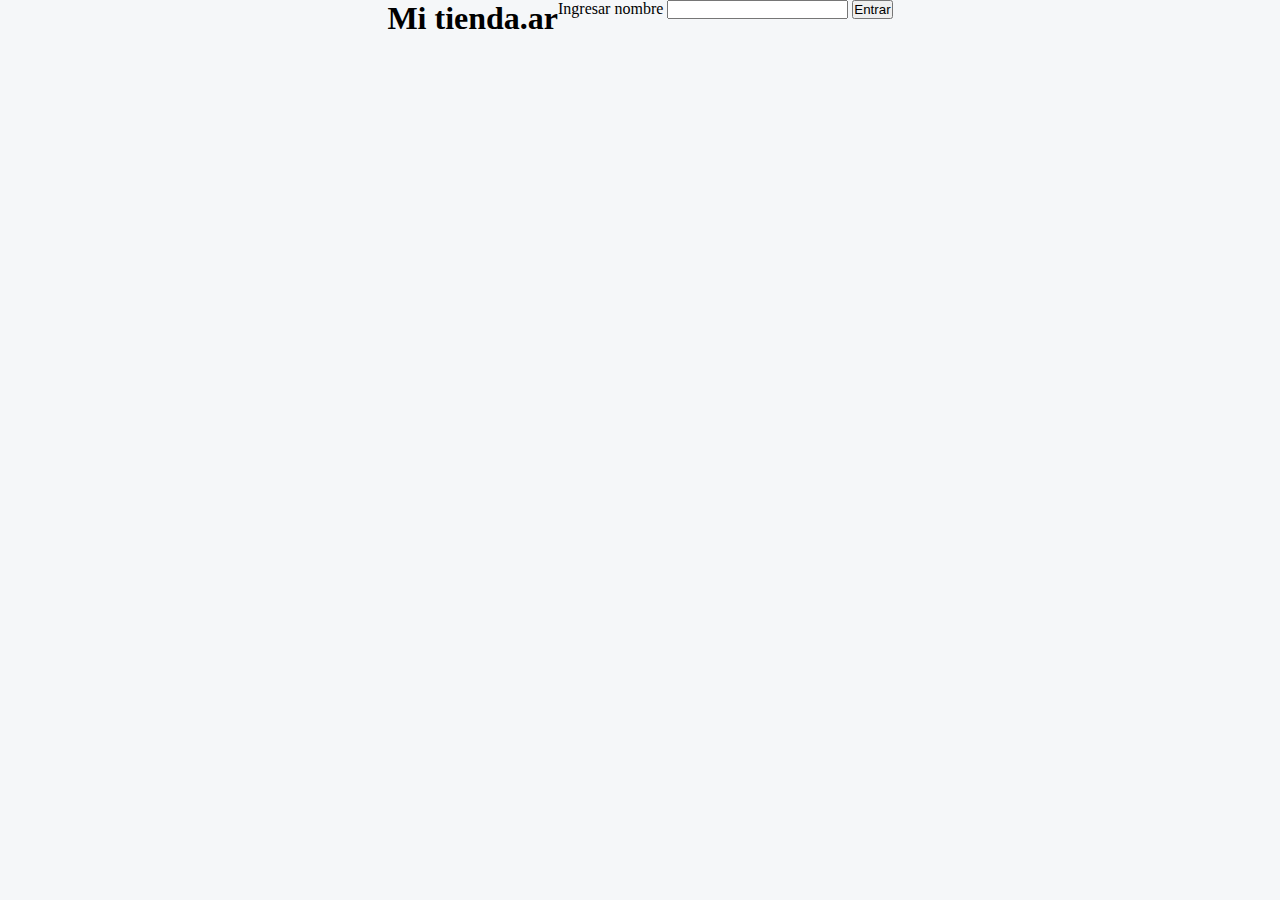
<file: index.html>
<!DOCTYPE html>
<html lang="es">

<head>
    <meta charset="UTF-8">
    <meta name="viewport" content="width=device-width, initial-scale=1.0">
    <link rel="stylesheet" href="css/main.css">
    <title>Inicio</title>
</head>

<body>
    <main>
        <h1 id="titulo">Mi tienda.ar</h1>
        <div class=" inicio_usuario">
            <label for="id-usuario">Ingresar nombre</label>
            <input type="text" id="id-usuario">
            <button id="boton-enviar">Entrar</button>
        </div>
    </main>
</body>

</html>
</file>
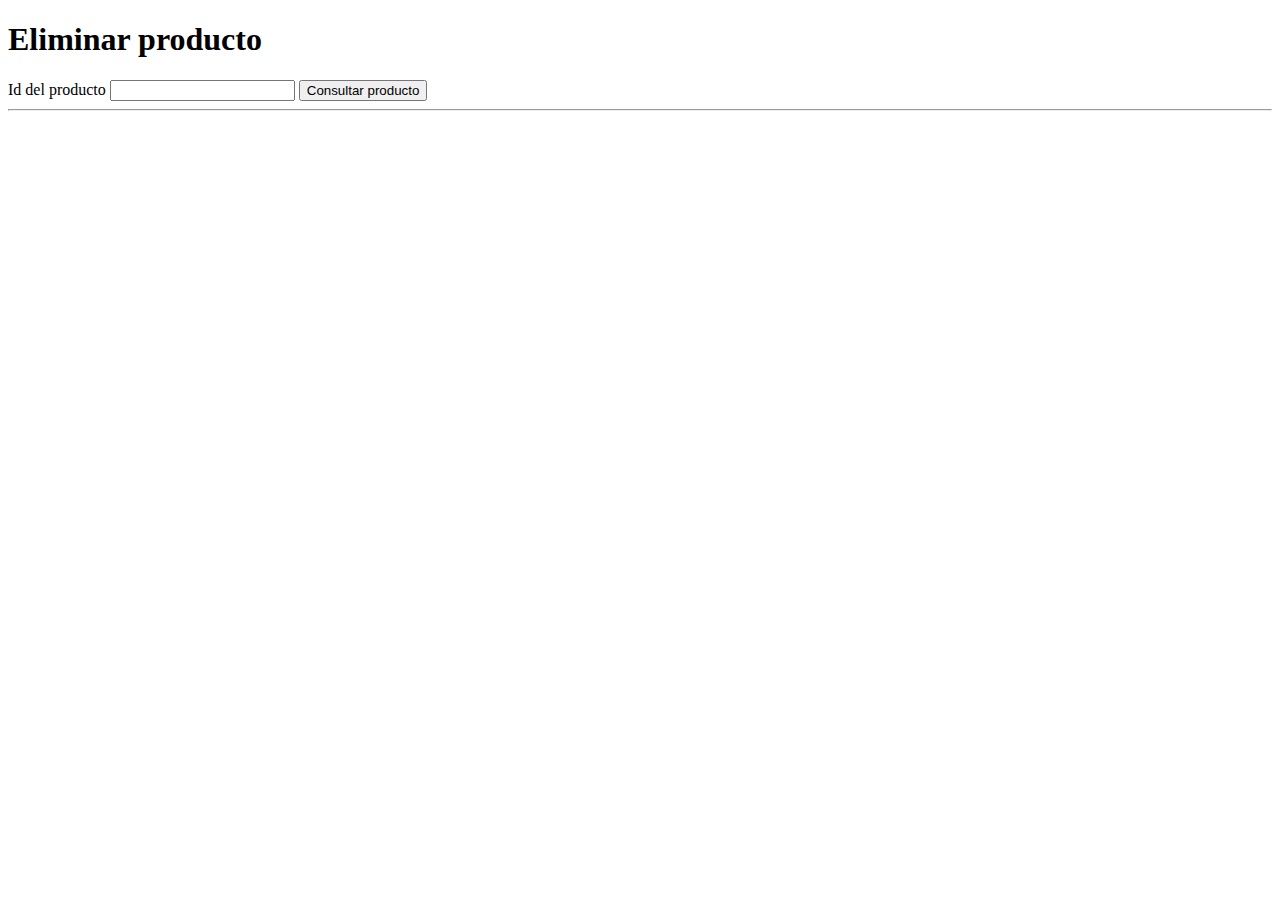
<file: consultar.html>
<!DOCTYPE html>
<html lang="en">
<head>
    <meta charset="UTF-8">
    <meta name="viewport" content="width=device-width, initial-scale=1.0">
    <title>Consultar producto ID-</title>
</head>
<body>
    <main>
        <h1>Eliminar producto</h1>

        <form id="getProduct-form">
            <label for="idProd">Id del producto</label>
            <input type="number" name="idProd" id="idProd" required>
            <input type="submit" value="Consultar producto">
        </form>
        <hr>
        <section id="products-container">
            <ul id="products-list"></ul>
        </section>
    </main>

    <script>
        let productList = document.getElementById("products-list");
        let getProductForm = document.getElementById("getProduct-form");
        let url = "http://localhost:3000";

        getProductForm.addEventListener("submit", async (event)=> {
            event.preventDefault();

            let formData = new FormData(event.target);
            let data = Object.fromEntries(formData.entries());
            let idProd = data.idProd; //Ahora q mi form es objeto puedo guardar el id en una variable
            console.log(idProd);
            
            console.log(`Haciendo una peticion GET a la url ${url}/productos/${idProd}`);

            let response = await fetch(`${url}/productos/${idProd}/`);
            let datos = await response.json();

            if (response.ok){

            let product = datos.payload[0] //Para extraer la respuesta payload
            showProduct(product);
            
            } else {
            console.log(datos.message);
            showError(datos.message)
        }
    });
        
         function showProduct(product){
            let htmlProduct = `
                <li class="li-product">
                    <img class="product-img" src ${product.img}>
                    <p>Id : ${product.id} | Nombre: ${product.nombre} | Precio: ${product.precio}</p>
            `;
            productList.innerHTML = htmlProduct; 
        }

        function showError(message){
            productList.innerHTML = `
                <li class="message-error">
                    <strong>${message}</strong>
                </li>
            `;
        }
    </script>
</body>
</html>
</file>
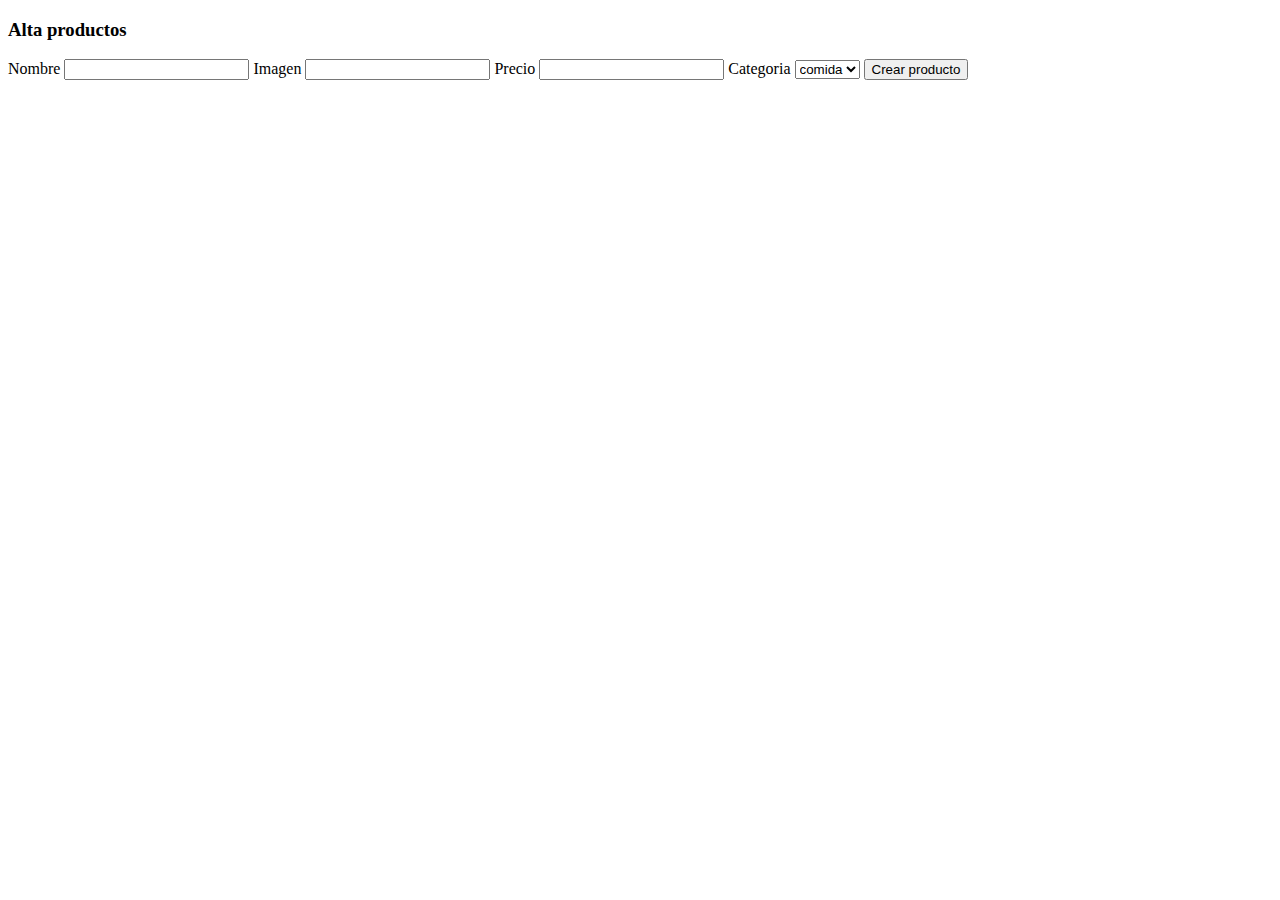
<file: crear.html>
<!DOCTYPE html>
<html lang="en">
<head>
    <meta charset="UTF-8">
    <meta name="viewport" content="width=device-width, initial-scale=1.0">
    <title>Crear</title>
</head>
<body>
    <div id="products-container" class="form-container">
        <h3>Alta productos</h3>

        <!-- Formulario para crear productos y enviarlos a /api/products -->
        <form id="altaProducts-container" class="form-alta">
    
            <label for="nameProd">Nombre</label>
            <input type="text" name="name" id="nameProd" required>
    
            <label for="imageProd">Imagen</label>
            <input type="text" name="image" id="imageProd" required>
    
            <label for="priceProd">Precio</label>
            <input type="number" name="price" id="priceProd" required>
    
            <label for="categoryProd">Categoria</label>
            <select name="category" id="categoryProd" required>
                <option value="food">comida</option>
                <option value="drink">bebida</option>
            </select>
    
            <input type="submit" value="Crear producto">
        </form>
    </div>
    <script>

        let altaProducts_container = document.getElementById("altaProducts-container")
        let url = "http://localhost:3000"

        altaProducts_container.addEventListener("submit",async(event)=>{
            event.preventDefault(); //Evita el envio por defecto del formulario
            console.log(event.target);

            let formData = new FormData(event.target);
             console.log(formData);

            //Transformo la info del objeto FormData en objeto JS nomral
            let data = Object.fromEntries(formData.entries());

            try {
                let response = await fetch(`${url}/productos`,{
                    method: "POST",
                    headers: {
                        "Content-Type":"application/json",
                    },
                    body: JSON.stringify(data)
                });

                if (response.ok){

                    console.log(response);
                    let result = await response.json();

                    console.log(result.message); //devuelve lo q tengamos en el message dentro de nuestro response en el endpoint
                    alert(result.message);
                };
            } catch (error) {
                console.error("Error al enviar los datos", error);
                alert("Error al procesar la solicitud")
            }
        })
    </script>
</body>
</html>
</file>
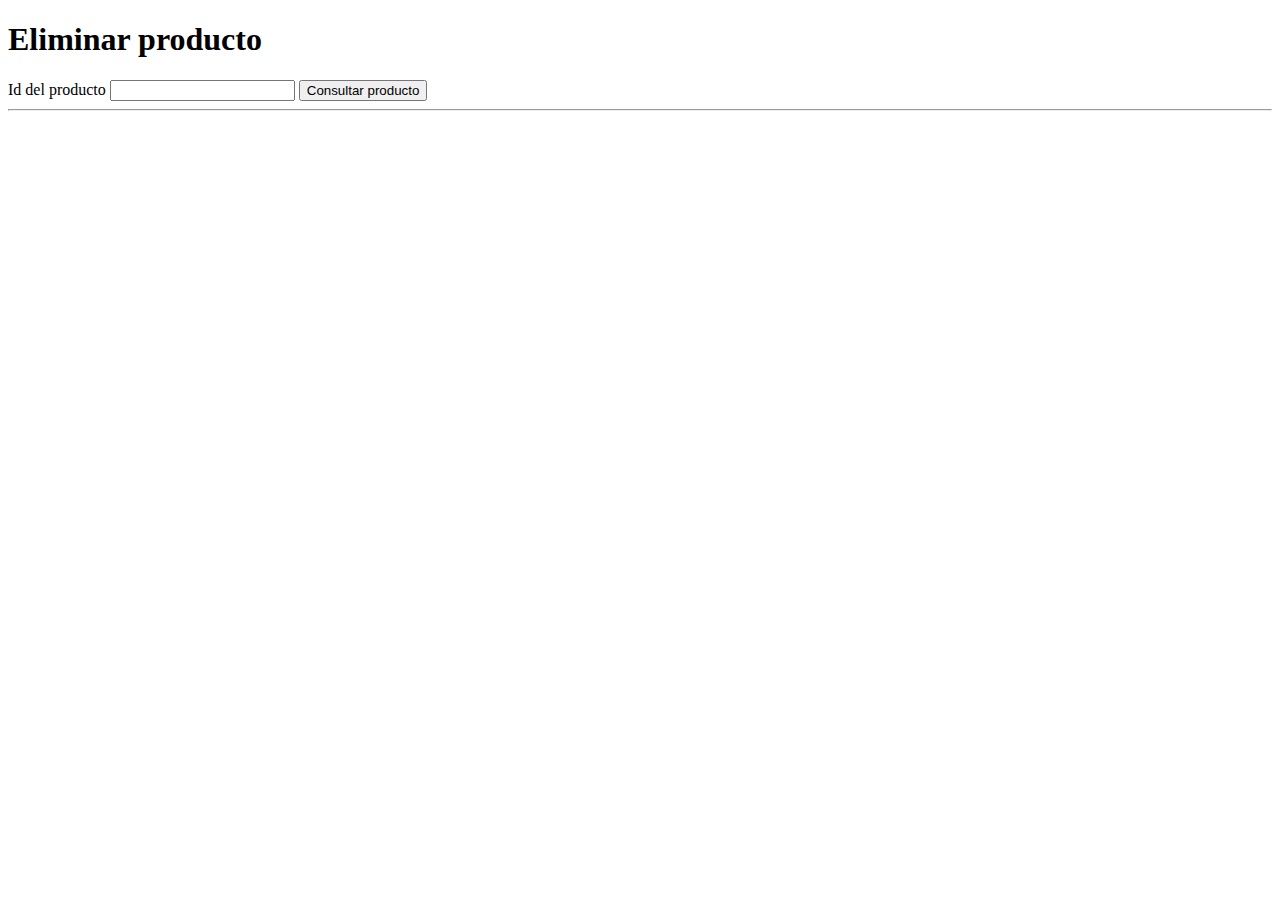
<file: eliminar.html>
<!DOCTYPE html>
<html lang="en">
<head>
    <meta charset="UTF-8">
    <meta name="viewport" content="width=device-width, initial-scale=1.0">
    <title>Eliminar producto</title>
</head>
<body>
    <main>
        <h1>Eliminar producto</h1>

        <form id="getProduct-form">
            <label for="idProd">Id del producto</label>
            <input type="number" name="idProd" id="idProd" required>
            <input type="submit" value="Consultar producto">
        </form>
        <hr>
        <section id="products-container">
            <ul id="products-list"></ul>
        </section>
    </main>

    <script>
        let productList = document.getElementById("products-list");
        let getProductForm = document.getElementById("getProduct-form");
        let url = "http://localhost:3000";

        getProductForm.addEventListener("submit", async (event)=> {
            event.preventDefault();

            let formData = new FormData(event.target);
            let data = Object.fromEntries(formData.entries());
            let idProd = data.idProd; //Ahora q mi form es objeto puedo guardar el id en una variable
            console.log(idProd);
            
            console.log(`Haciendo una peticion GET a la url ${url}/productos/${idProd}`);

            let response = await fetch(`${url}/productos/${idProd}`);
            let datos = await response.json();

            //Para extraer la respuesta payload
            let product = datos.payload[0]

            let htmlProduct = `
                <li class="li-product">
                    <img class="product-img" src ${product.img}>
                    <p>Id : ${product.id} | Nombre: ${product.nombre}</p>
            `;
            productList.innerHTML = htmlProduct;
        })
    </script>
</body>
</html>
</file>
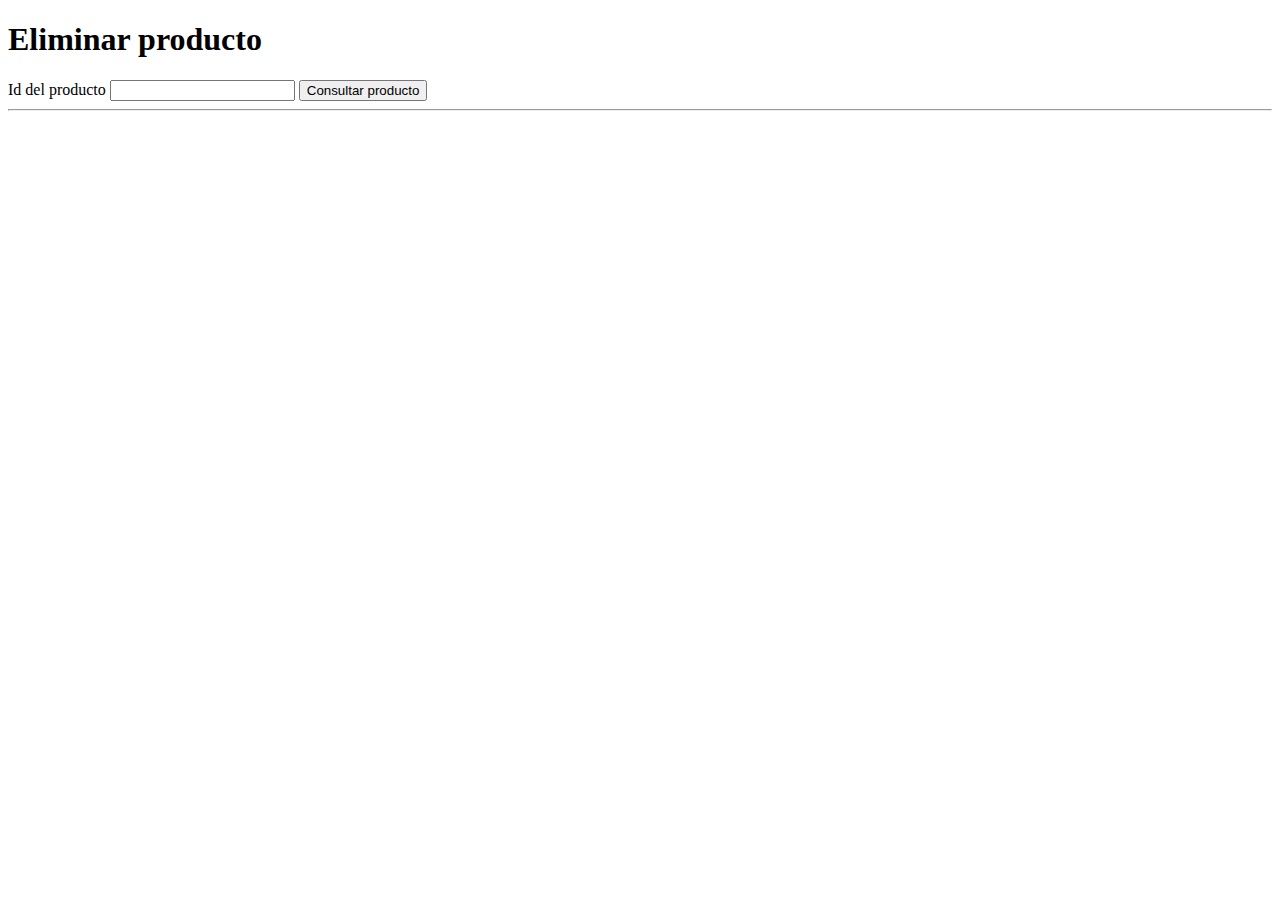
<file: modificar.html>
<!DOCTYPE html>
<html lang="en">

<head>
    <meta charset="UTF-8">
    <meta name="viewport" content="width=device-width, initial-scale=1.0">
    <title>Eliminar producto</title>
</head>

<body>
    <main>
        <h1>Eliminar producto</h1>

        <form id="getProduct-form">
            <label for="idProd">Id del producto</label>
            <input type="number" name="idProd" id="idProd" required>
            <input type="submit" value="Consultar producto">
        </form>
        <hr>
        <section id="products-container">
            <ul id="products-list"></ul>
        </section>
        <section id="updateFormContainer">

        </section>
    </main>


    <script>
        let productList = document.getElementById("products-list");
        let getProductForm = document.getElementById("getProduct-form");
        let url = "http://localhost:3000";
        let updateFormContainer = document.getElementById("updateFormContainer")

        getProductForm.addEventListener("submit", async (event) => {
            event.preventDefault();
            console.log("ESTE ES EL EVENTO",event);
            console.log("Y ESTE EL EVENT.TARGET", event.target);
            let formData = new FormData(event.target);
            let data = Object.fromEntries(formData.entries());
            let idProd = data.idProd; //Ahora q mi form es objeto puedo guardar el id en una variable
            console.log(idProd);

            console.log(`Haciendo una peticion GET a la url ${url}/productos/${idProd}`);

            let response = await fetch(`${url}/productos/${idProd}`);
            let datos = await response.json();
            

            //Para extraer la respuesta payload
            let product = datos.payload[0]

            let htmlProduct = `
                <li class="li-product">
                    <img class="product-img" src="${product.img}">
                    <p>Id : ${product.id} | Nombre: ${product.nombre}</p>
                </li>
                <li class="li-boxButton">
                     <input type="button" value="Actualizar producto" id="updateProduct-button">
                </li>
            `;
            productList.innerHTML = htmlProduct;

            let updateProduct_button = document.getElementById("updateProduct-button");
            
            updateProduct_button.addEventListener("click", event => {
                event.stopPropagation();

                createForm(product);
            })
        });

        async function createForm(product){
            console.table(product)

            let updateProductsFormHTML = `
            <form id="altaProducts-container" class="form-alta">
                
            <input type="hidden" name="id" id="idProd" value="${product.id}">   
            <label for="nameProd">Nombre</label>
            <input type="text" name="nombre" id="nameProd" value="${product.nombre}" required>
    
            <label for="imageProd">Imagen</label>
            <input type="text" name="img" id="imageProd" value="${product.img}" required>
    
            <label for="priceProd">Precio</label>
            <input type="number" name="precio" id="priceProd" value="${product.precio}" required>
    
            <label for="categoryProd">Categoria</label>
            <select name="categoria" id="categoryProd" required>
                <option value="suplemento">Suplemento</option>
                <option value="ropa_deportiva">Ropa deportiva</option>
            </select>
 
            <input type="hidden" name="activo" id="activoProd" value="${product.activo}">   

            <input type="submit" value="Crear producto">
        </form>
        `;
        updateFormContainer.innerHTML = updateProductsFormHTML;

        let updateProducts_form = document.getElementById("altaProducts-container");
        updateProducts_form.addEventListener("submit", event => {
            updateProduct(event);
        });

        }
        
        async function updateProduct(event) {
            event.preventDefault();
            event.stopPropagation();

            console.log("Preparando datos del form para el PUT")
            
            let formData = new FormData(event.target);
            let data = Object.fromEntries(formData.entries());
            console.log(data);

            try {
                let response = await fetch(`${url}/productos`,{
                    method: "PUT",
                    headers: {
                        "Content-Type": "application/json" 
                    },
                    body: JSON.stringify(data)
                });
                let result = await response.json();
                console.log(result);

                if(response.ok){
                    console.log(result.message);
                    alert(result.message);
                } else{
                    //HACER
                    console.log(result.message);
                    alert(result.message);
                }
            } catch (error) {
                
            }
        }
    </script>
</body>

</html>
</file>
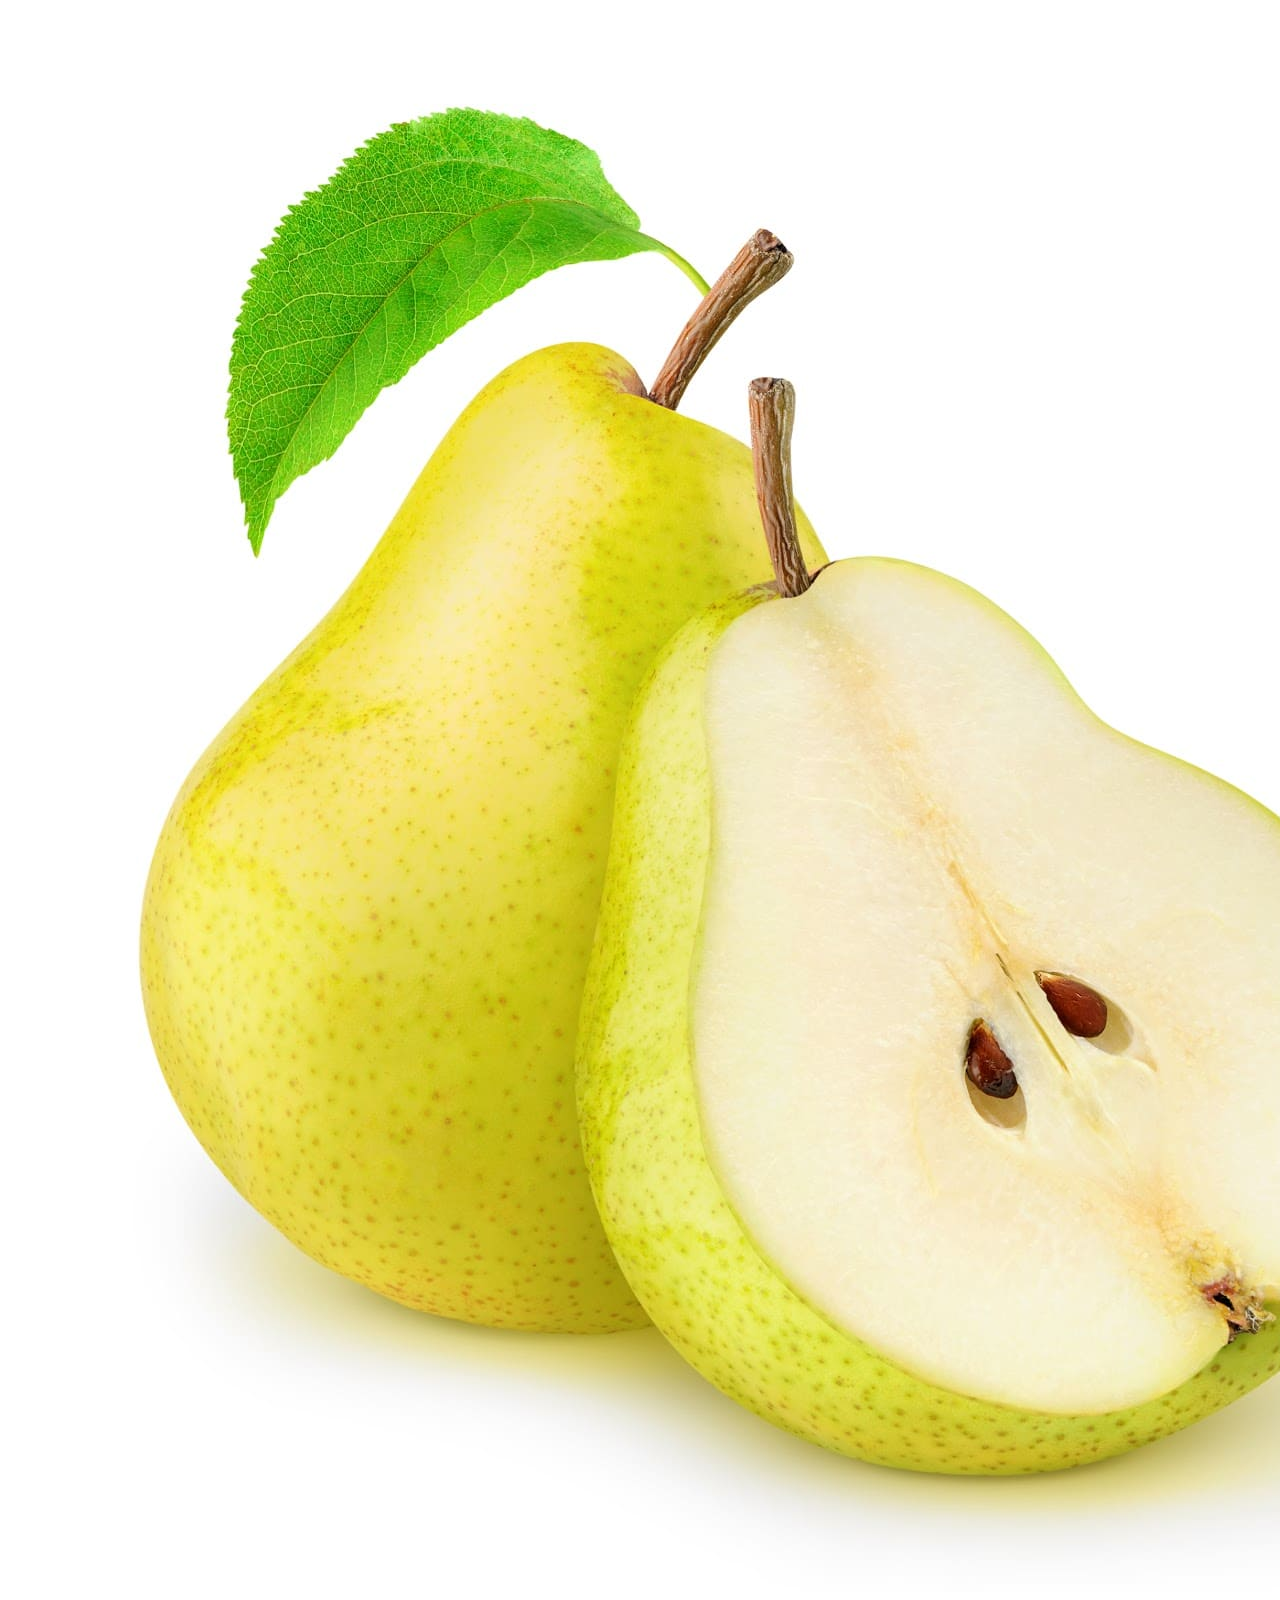
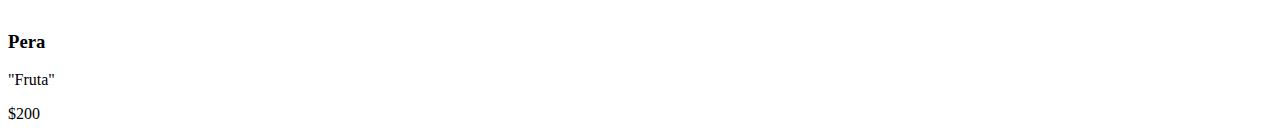
<file: test.html>
<!DOCTYPE html>
<html lang="es">

<head>
    <meta charset="UTF-8">
    <meta name="viewport" content="width=device-width, initial-scale=1.0">
    <title>TEST</title>
</head>

<body>
    <section>

        <div class="slide-container">
            <div class="slide-content">
                <div class="card-wrapper">
                    <div class="product-card carousel__slide">
                        <div class="card-image">
                            <img src="img/pera.jpg" alt="prueba Hardcodeada" class="card-img">
                        </div>

                        <h3>Pera</h3>
                        <p>"Fruta"</p>
                        <p>$200</p>
                    </div>
                </div>
            </div>
        </div>

    </section>
</body>

</html>
</file>
<file: css/main.css>
@import url('https://fonts.googleapis.com/css2?family=Poppins:ital,wght@0,100;0,200;0,300;0,400;0,500;0,600;0,700;0,800;0,900;1,100;1,200;1,300;1,400;1,500;1,600;1,700;1,800;1,900&display=swap');

/*Margen y padding al 0 de todo (body y el html)*/
* {
    margin: 0;
    padding: 0;
    box-sizing: border-box;
}

    /* TEST
*{ 
    outline: 1px solid red !important; /* 👈 Marca todos los elementos} 
    */
body{
    display: flex;
    flex-direction: column;
    min-height: 100vh;
}


header {
    width: 100%;
    height: 136px;
    display: flex;
    flex-direction: column;
    font-family: "Poppins", sans-serif;
    font-weight: 500;
    font-style: normal;
}

/*============== ESTILOS PARA EL NAV ====================*/

.header-info,.nav-bar { /*Estilos para ambos*/
    width: 100%;
}

.header-info {
    /*Afecta al h1 como a los nombres*/
    background-color: #121213f3;
    display: flex;
    justify-content: space-between;
    gap: 9rem;
    height: 60%;
    min-height: 0;
    color: #fff;
    /*En flex-direction: column; el atributo flex controla el ALTO, en flex-direction: row;, controla el ANCHO*/
}
.logo-title-container{
    display: flex;
    align-items: center;
    margin-left: 4%;
    gap: 0.5rem;
}
.header-logo{   /*El "marco" donde colocaremos el logo*/
    width: 40px;
    height: 40px; 
}
.header-logo img{   /*Las medidas de la imagen-logo*/
    width: 100%;
    height: 100%;
    object-fit: contain;
}
.header-info h1 { /*Estilos del titulo "Fit Lab"*/
    display: flex;
    align-items: center;
    font-size:1.56rem;
}

.header-names {
    /*Solo a los nombres*/
    display: flex;
    justify-content: end;
    align-items: center;
    gap: 1.3rem;
    padding: 0 1.5% ;
}
/*>>>>>>>>>>>>>>>>>>>>>ESTILOS DEL LINK A GITHUB>>>>>>>>>>>>>>>>>>>*/
.header-names a{
    text-decoration: none;
    color: inherit;
    display: inline-block;
}
.header-names a h2{
    font-size: 1rem;
    transition: 0.2s ease-out;
    padding: 0.3rem;
}
.header-names a:hover h2{
    font-size: 1.22rem;
    color: #dff0ff;
    opacity: 90%;
}
/*<<<<<<<<<<<<<<<<<<<<<<<<<<<<<<<<<<<<<<<<<<<<<<<<<<<<<<<<<<<<<<<<<*/

.nav-bar {
    /*Estilos para los botones*/
    background-color: #202020;
    height: 40%;
    display: flex;
    justify-content: space-evenly;
    align-items: center;
}

.btn{
    text-decoration: none;
    background-color: #2a99fada;
    cursor: pointer;
    border: none;
    border-radius: 0.4rem;
    font-size: 0.9rem;
    font-weight: 500;
    width: 6rem;
    height: 2.3rem;
    color: #000000a8;
    display: inline-block;
    font-family: "Poppins", sans-serif;
    font-style: oblique;
    box-shadow: 0 0.2rem #0c4e86;
}
.btn:hover{
    filter: brightness(1.25);
    background-color: #2a99faf8;
}
.btn:active{
    transition: 0.2s linear;
    font-size: 1rem;
    transform: translateY(2px);
    box-shadow: 0 0.14rem #0c4e86;
}

/*================================= Estilos del main =================================*/
main{
    background-color: #F5F7F9;
    flex: 1;
    display: flex;
    justify-content: center;
}
.form-container{
    width: 40%;
    display: flex;
    justify-content: center;
    padding: 2rem 5.6rem;
}

.user-login{
    border-radius: 0.9rem;
    display: flex;
    flex-direction: column;
    align-items: center;
    justify-content: start;
    width: 100%;
    height: 100%; 
    gap: 4rem;
    border: 1px solid rgba(0, 0, 0, 0.199);
    background:linear-gradient(#ffffff,#f5f7f970 );
    overflow: hidden;
}
.form-title{
    display: flex;
    align-items: center;
    justify-content: center;
    width: 100%;
    background-color: #202020f8;
    flex: 1;
}
.user-login h3{
    font-size: 2rem;
    font-family: "Poppins", sans-serif;
    font-weight: 800;
    color: #fff;
    text-decoration: underline;
    text-decoration-thickness:1px ;    
    text-underline-offset: 0.45rem;
}
.user-login p{
    font-family: "Poppins", sans-serif;
    font-weight: 400;
    font-style: normal;
    display: flex;
    padding-right: 2.5rem;
    padding-left: 0.625rem;
    font-size: 0.8rem;
    opacity: 70%;
}

.form{
    /**/
    flex:3;
    display: flex;
    flex-direction: column;
    align-items: center;
    gap: 1rem;
}

.form input{
    width: 16rem;
    height: 2.5rem;
    border-radius: 0.625rem;
    
}
.form ::placeholder{
    text-align: start;
    padding-left: 0.9rem;
    font-size: 0.8rem;
    outline: none;
}
#login-user-button{
    width: 8rem;
    height: 2.8rem;
    text-decoration: none;
    background-color: #1d91f7da;
    cursor: pointer;
    border: none;
    border-radius: 0.6rem;
    font-size: 0.9rem;
    font-weight: 500;
    color: #000000d2;
    display: inline-block;
    font-family: "Poppins", sans-serif;
    font-style: oblique;
    box-shadow: 0 0.2rem #0c4e86;
    margin-top: 1rem;
    transition: 0.2s ease;
}

#login-user-button:hover{
    box-shadow: 0 0.4rem #0c4e86;
    font-size: 1.1rem;
    font-weight: 600;
    color: rgba(0, 0, 0, 0.829);
}
#login-user-button:active{
    width: 7.7rem;
    height: 2.6rem;
    background-color: #1d91f7cb;
    box-shadow: 0 0.1rem #0c4e86;
    font-size: 0.77rem;filter: brightness(1.1);
}

/*>>>>>>>>>>>>>>>>>>>>>>>>>>>>>>>>>>>>>>>>>>>>>>>>>>>>>>>>>>>>>>>> 
Media */

@media (max-width: 600px) {
    .header-info {
        gap: 8px; 
    }
    .header-info h1{
        font-size: 1.1rem;
    }
    .header-logo{
        width: 20px;
        height: 20px;
    }
    .header-names{
        gap: 0.5rem;
    }
    .header-names a h2{
        font-size: 0.7rem;
    }
    .header-names a:hover h2{
    font-size: 0.7rem;
}
}
/*>>>>>>>>>>>>>>>>>>>>>>>>>>>>>>>>>>>>>>>>>>>>>>>>>>>>>>>>>>>>>>>>*/
</file>
